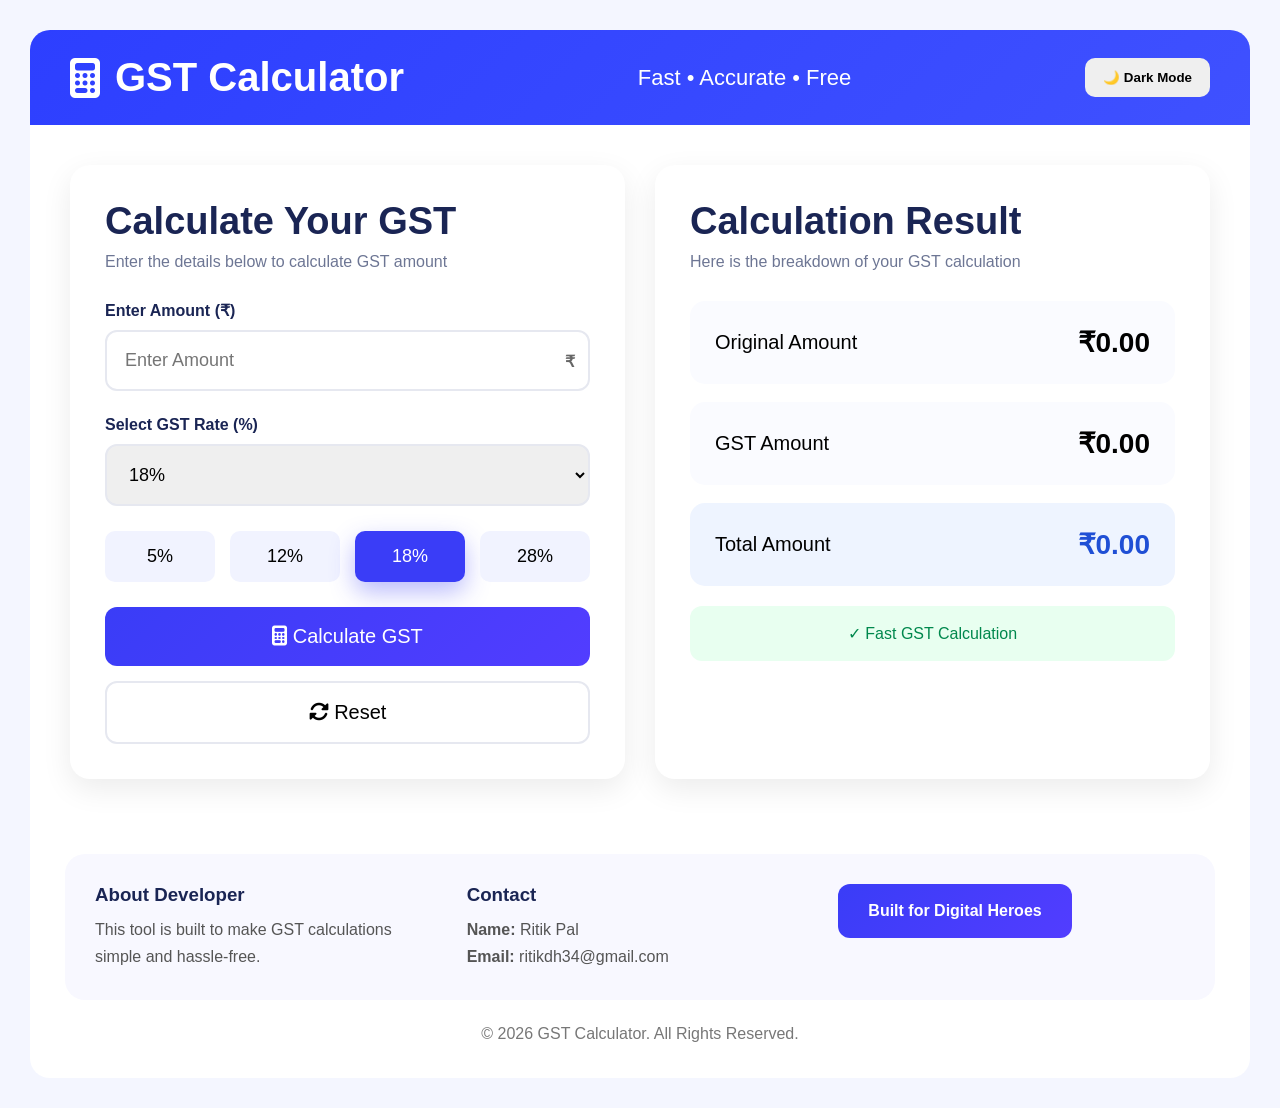
<file: index.html>
<!DOCTYPE html>
<html lang="en">
<head>
    <meta charset="UTF-8">
    <meta name="viewport" content="width=device-width, initial-scale=1.0">
    <title>GST Calculator</title>

    <link rel="stylesheet" href="calculator.css">

    <link rel="stylesheet"
        href="https://cdnjs.cloudflare.com/ajax/libs/font-awesome/6.5.1/css/all.min.css">
</head>

<body>

    <!-- Header -->
    <header class="header">
        <div class="logo">
            <i class="fa-solid fa-calculator"></i>
            <h1>GST Calculator</h1>
        </div>

        <div class="header-text">
            Fast • Accurate • Free
        </div>

         <button id="darkModeBtn" class="dark-btn">
         🌙 Dark Mode
         </button>
    </header>


    <!-- Main Section -->
    <main class="container">

        <!-- Left Card -->
        <section class="card input-card">

            <h2>Calculate Your GST</h2>
            <p>Enter the details below to calculate GST amount</p>

            <div class="form-group">
                <label>Enter Amount (₹)</label>

                <div class="input-box">
                    <input type="number"
                        id="amount"
                        placeholder="Enter Amount">

                    <span>₹</span>
                </div>
            </div>


            <div class="form-group">
                <label>Select GST Rate (%)</label>

                <select id="gstRate">
                    <option value="5">5%</option>
                    <option value="12">12%</option>
                    <option value="18" selected>18%</option>
                    <option value="28">28%</option>
                </select>
            </div>


            <!-- Quick GST Buttons -->
            <div class="gst-buttons">

                <button class="gst-btn" data-rate="5">
                    5%
                </button>

                <button class="gst-btn" data-rate="12">
                    12%
                </button>

                <button class="gst-btn active" data-rate="18">
                    18%
                </button>

                <button class="gst-btn" data-rate="28">
                    28%
                </button>

            </div>


            <button id="calculateBtn" class="calculate-btn">
                <i class="fa-solid fa-calculator"></i>
                Calculate GST
            </button>

            <button id="resetBtn" class="reset-btn">
                <i class="fa-solid fa-rotate"></i>
                Reset
            </button>

        </section>



        <!-- Right Card -->
        <section class="card result-card">

            <h2>Calculation Result</h2>
            <p>Here is the breakdown of your GST calculation</p>


            <div class="result-box">

                <div class="result-item">
                    <span>Original Amount</span>
                    <strong id="originalAmount">
                        ₹0.00
                    </strong>
                </div>

                <div class="result-item">
                    <span>GST Amount</span>
                    <strong id="gstAmount">
                        ₹0.00
                    </strong>
                </div>

                <div class="result-item total">
                    <span>Total Amount</span>
                    <strong id="totalAmount">
                        ₹0.00
                    </strong>
                </div>

            </div>


            <div class="success-message">
                ✓ Fast GST Calculation
            </div>

        </section>

    </main>



    <!-- Footer -->
    <footer class="footer">

        <div class="footer-box">

            <div class="developer">
                <h3>About Developer</h3>

                <p>
                    This tool is built to make GST calculations
                    simple and hassle-free.
                </p>
            </div>


            <div class="contact">
                <h3>Contact</h3>

                <p><strong>Name:</strong> Ritik Pal</p>

                <p>
                    <strong>Email:</strong>
                     ritikdh34@gmail.com
                </p>
            </div>


            <div class="digital-heroes">

                <a href="https://digitalheroesco.com"
                    target="_blank"
                    class="hero-btn">

                    Built for Digital Heroes
                </a>

            </div>

        </div>

        <p class="copyright">
            © 2026 GST Calculator. All Rights Reserved.
        </p>

    </footer>


    <script src="calculator.js"></script>

</body>
</html>
</file>
<file: calculator.css>
*{
    margin:0;
    padding:0;
    box-sizing:border-box;
    font-family:'Segoe UI',sans-serif;
}

body{
    background:#f4f6ff;
    padding:30px;
}

/* Header */

.header{
    background:linear-gradient(135deg,#2d3fff,#3f51ff);
    color:white;
    padding:25px 40px;
    border-radius:20px 20px 0 0;

    display:flex;
    justify-content:space-between;
    align-items:center;
}

.logo{
    display:flex;
    align-items:center;
    gap:15px;
}

.logo i{
    font-size:40px;
}

.logo h1{
    font-size:40px;
    font-weight:700;
}

.header-text{
    font-size:22px;
}

/* Main */

.container{
    background:white;
    padding:40px;
    display:grid;
    grid-template-columns:1fr 1fr;
    gap:30px;
}

/* Cards */

.card{
    background:white;
    border-radius:20px;
    padding:35px;
    box-shadow:
    0 10px 30px rgba(0,0,0,0.08);
}

.card h2{
    color:#1a2554;
    font-size:38px;
    margin-bottom:10px;
}

.card p{
    color:#6d7694;
    margin-bottom:30px;
}

.card{
    transition: all 0.4s ease;
}

.card:hover{
    transform: translateY(-8px);
    box-shadow: 0 20px 50px rgba(58,61,247,0.15);
}

/* Form */

.form-group{
    margin-bottom:25px;
}

.form-group label{
    display:block;
    margin-bottom:10px;
    font-weight:600;
    color:#1a2554;
}

.input-box{
    position:relative;
}

.input-box input{
    width:100%;
    padding:18px;
    border:2px solid #e6e8f0;
    border-radius:12px;
    font-size:18px;
}

.input-box span{
    position:absolute;
    right:15px;
    top:50%;
    transform:translateY(-50%);
    font-weight:bold;
    color:#666;
}

select{
    width:100%;
    padding:18px;
    border:2px solid #e6e8f0;
    border-radius:12px;
    font-size:18px;
}

/* GST Buttons */

.gst-buttons{
    display:grid;
    grid-template-columns:repeat(4,1fr);
    gap:15px;
    margin:25px 0;
}

.gst-btn{
    border:none;
    background:#f1f3ff;
    padding:15px;
    border-radius:10px;
    cursor:pointer;
    font-size:18px;
}

.gst-btn.active{
    background:#3a3df7;
    color:white;
}

.gst-btn{
    transition: all 0.3s ease;
}

.gst-btn:hover{
    transform: scale(1.05);
}

.gst-btn.active{
    background:#3a3df7;
    color:white;
    box-shadow:0 10px 25px rgba(58,61,247,.35);
}
/* Buttons */

.calculate-btn{
    width:100%;
    background:linear-gradient(
    135deg,
    #3a3df7,
    #523dff);

    color:white;
    border:none;
    padding:18px;
    border-radius:12px;
    font-size:20px;
    cursor:pointer;
    margin-bottom:15px;
}


.calculate-btn{
    transition:all .3s ease;
}

.calculate-btn:hover{
    transform:translateY(-4px);
    box-shadow:0 15px 35px rgba(58,61,247,.35);
}

.calculate-btn:active{
    transform:scale(.98);
}
.reset-btn{
    width:100%;
    padding:18px;
    border:2px solid #e6e8f0;
    background:white;
    border-radius:12px;
    font-size:20px;
    cursor:pointer;
}

/* Result */

.result-box{
    margin-top:25px;
}

.result-item{
    display:flex;
    justify-content:space-between;
    align-items:center;

    background:#fafbff;
    padding:25px;
    margin-bottom:18px;

    border-radius:15px;
    font-size:20px;
}

.result-item strong{
    font-size:28px;
}

.total{
    background:#eef4ff;
}

.total strong{
    color:#1f4fd5;
}

.success-message{
    margin-top:20px;
    background:#e8fff0;
    color:#00884d;

    padding:18px;
    border-radius:12px;
    text-align:center;
}

/* Footer */

.footer{
    background:white;
    padding:35px;
    border-radius:0 0 20px 20px;
}

.footer-box{
    background:#f8f8ff;
    padding:30px;
    border-radius:20px;

    display:grid;
    grid-template-columns:
    1fr 1fr 1fr;

    gap:25px;
}

.footer h3{
    color:#1a2554;
    margin-bottom:10px;
}

.contact p,
.developer p{
    color:#555;
    line-height:1.7;
}

.hero-btn{
    display:inline-block;

    background:linear-gradient(
    135deg,
    #3a3df7,
    #523dff);

    color:white;
    text-decoration:none;

    padding:18px 30px;

    border-radius:12px;

    font-weight:600;
}

.copyright{
    text-align:center;
    margin-top:25px;
    color:#777;
}

/* Responsive */

@media(max-width:900px){

.container{
    grid-template-columns:1fr;
}

.footer-box{
    grid-template-columns:1fr;
}

.header{
    flex-direction:column;
    gap:15px;
    text-align:center;
}

.logo h1{
    font-size:28px;
}

.card h2{
    font-size:28px;
}

}

input,
select{
    transition:all .3s ease;
}

input:focus,
select:focus{
    outline:none;
    border-color:#3a3df7;
    box-shadow:0 0 0 5px rgba(58,61,247,.15);
}

.dark-btn{
    border:none;
    padding:12px 18px;
    border-radius:10px;
    cursor:pointer;
    font-weight:600;
}

body.dark{
    background:#0f172a;
}

body.dark .container,
body.dark .footer,
body.dark .card{
    background:#1e293b;
}

body.dark .card h2,
body.dark label,
body.dark .footer h3{
    color:white;
}

body.dark p{
    color:#cbd5e1;
}

body.dark input,
body.dark select{
    background:#334155;
    color:white;
    border:2px solid #475569;
}

body.dark .result-item{
    background:#334155;
    color:white;
}

body.dark .footer-box{
    background:#334155;
}

body.dark .reset-btn{
    background:#334155;
    color:white;
}
</file>
